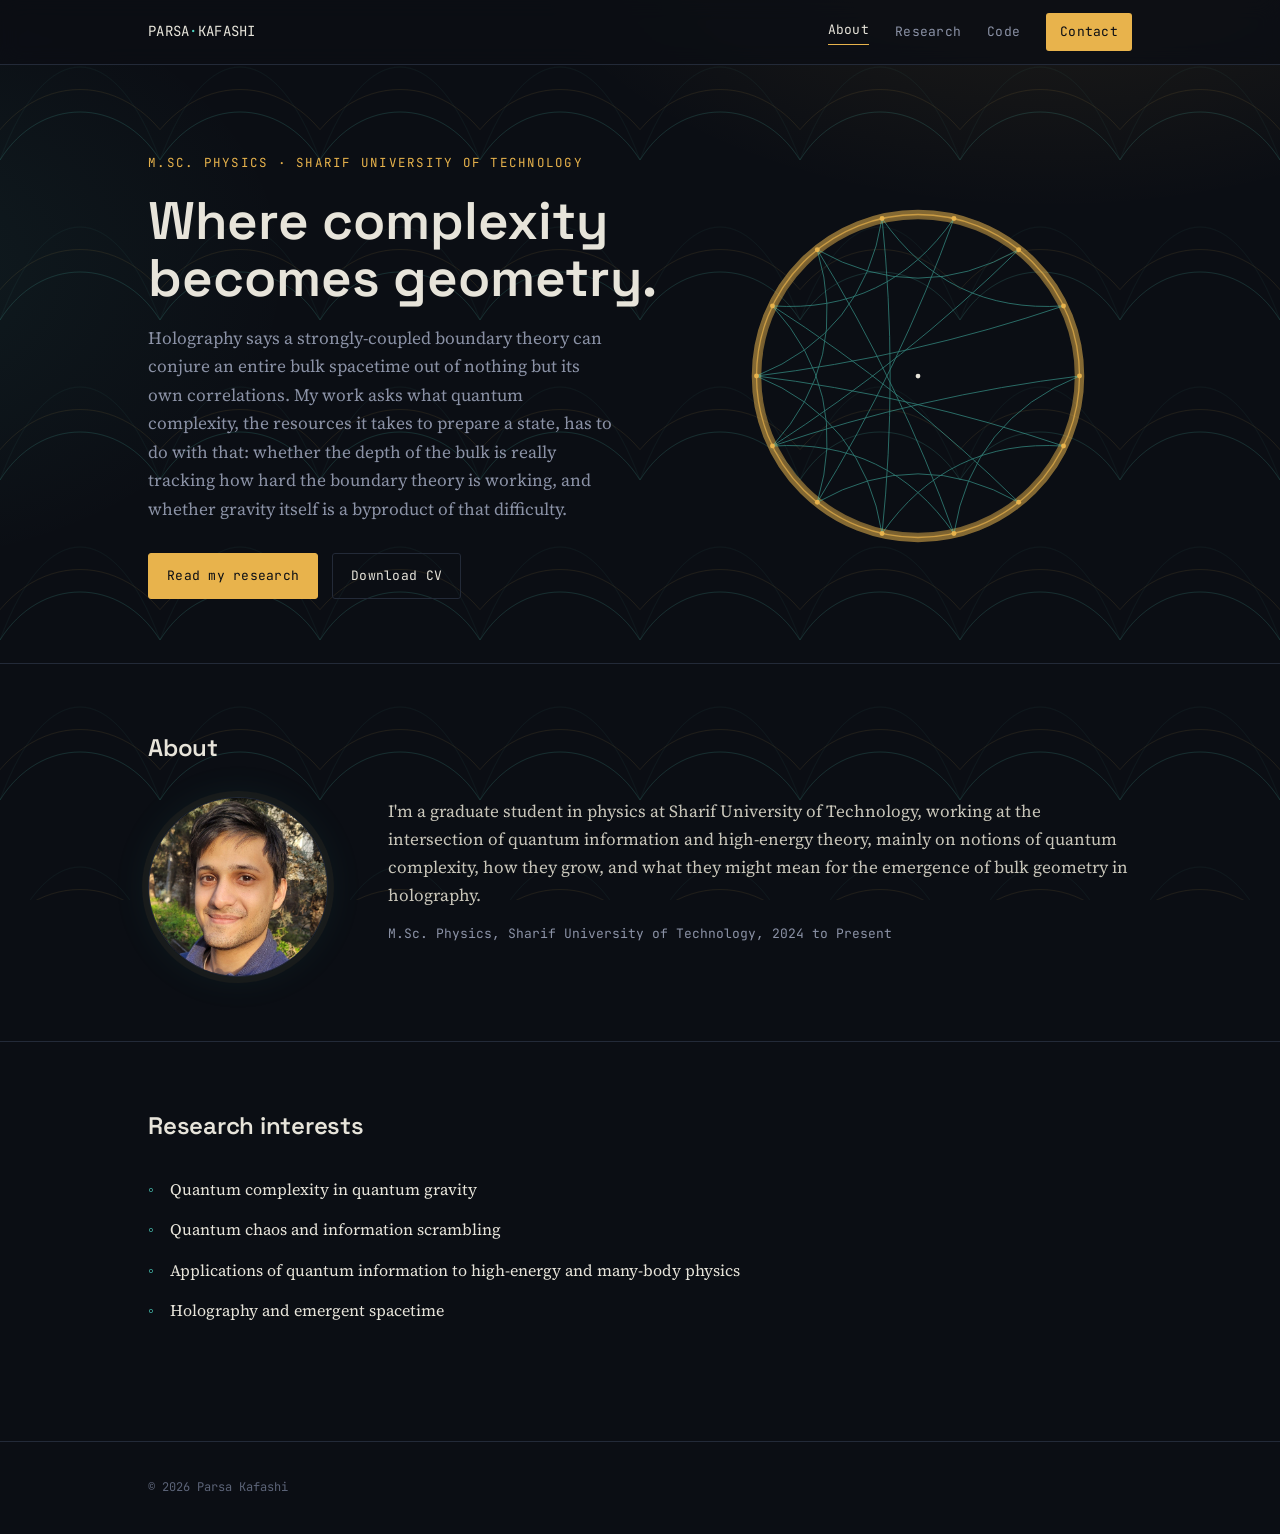
<file: index.html>
<!DOCTYPE html>
<html lang="en">
<head>
<meta charset="UTF-8">
<meta name="viewport" content="width=device-width, initial-scale=1.0">
<title>Parsa Kafashi · Theoretical Physics</title>
<meta name="description" content="Parsa Kafashi: research on quantum complexity, holography, and emergent spacetime.">
<link rel="preconnect" href="https://fonts.googleapis.com">
<link rel="preconnect" href="https://fonts.gstatic.com" crossorigin>
<link href="https://fonts.googleapis.com/css2?family=Space+Grotesk:wght@400;500;600;700&family=Source+Serif+4:opsz,wght@8..60,400;8..60,500;8..60,600&family=JetBrains+Mono:wght@400;500&display=swap" rel="stylesheet">
<link rel="stylesheet" href="styles.css">
</head>
<body>

<nav class="nav">
  <div class="wrap">
    <div class="nav-name">PARSA<span>·</span>KAFASHI</div>
    <div class="nav-links">
      <a href="index.html" class="active">About</a>
      <a href="research.html">Research</a>
      <a href="code.html">Code</a>
      <a href="contact.html" class="cta">Contact</a>
    </div>
  </div>
</nav>

<!-- ================= HERO ================= -->
<header class="hero">
  <div class="wrap">
    <div>
      <p class="eyebrow">M.Sc. Physics · Sharif University of Technology</p>
      <h1 class="title">Where complexity becomes geometry.</h1>
      <p class="tagline">
        Holography says a strongly-coupled boundary theory can conjure an entire bulk
        spacetime out of nothing but its own correlations. My work asks what quantum
        complexity, the resources it takes to prepare a state, has to do with that:
        whether the depth of the bulk is really tracking how hard the boundary theory
        is working, and whether gravity itself is a byproduct of that difficulty.
      </p>
      <div class="hero-cta">
        <a class="btn primary" href="research.html">Read my research</a>
        <a class="btn" href="Curriculum_Vitae.pdf" target="_blank" rel="noopener">Download CV</a>
      </div>
    </div>
    <div class="disk-wrap" aria-hidden="true">
      <!-- Poincare-disk / AdS boundary motif -->
      <svg viewBox="0 0 400 400" xmlns="http://www.w3.org/2000/svg">
        <defs>
          <radialGradient id="boundaryGlow" cx="50%" cy="50%" r="50%">
            <stop offset="78%" stop-color="#e8b34c" stop-opacity="0"/>
            <stop offset="100%" stop-color="#e8b34c" stop-opacity="0.55"/>
          </radialGradient>
        </defs>
        <circle cx="200" cy="200" r="170" fill="none" stroke="url(#boundaryGlow)" stroke-width="10"/>
        <circle cx="200" cy="200" r="170" fill="none" stroke="#e8b34c" stroke-width="1.4" opacity="0.7"/>
        <g id="geodesics" stroke="#4fd6c4" stroke-width="0.9" fill="none" opacity="0.55"></g>
        <g id="boundaryPts" fill="#e8b34c"></g>
        <circle cx="200" cy="200" r="2.5" fill="#e7e4da"/>
        <script><![CDATA[
        (function(){
          var svgNS="http://www.w3.org/2000/svg";
          var geo=document.getElementById("geodesics");
          var pts=document.getElementById("boundaryPts");
          var cx=200, cy=200, R=170;
          var N=14;
          var coords=[];
          for(var i=0;i<N;i++){
            var a=(i/N)*Math.PI*2;
            var x=cx+R*Math.cos(a), y=cy+R*Math.sin(a);
            coords.push([x,y]);
            var dot=document.createElementNS(svgNS,"circle");
            dot.setAttribute("cx",x); dot.setAttribute("cy",y); dot.setAttribute("r",2.6);
            pts.appendChild(dot);
          }
          for(var i=0;i<N;i++){
            for(var step=3;step<=6;step+=3){
              var j=(i+step)%N;
              if(j<=i) continue;
              var p1=coords[i], p2=coords[j];
              var mx=(p1[0]+p2[0])/2, my=(p1[1]+p2[1])/2;
              var dx=mx-cx, dy=my-cy;
              var dist=Math.sqrt(dx*dx+dy*dy);
              var pull=0.55;
              var ctrlx=cx+dx*pull, ctrly=cy+dy*pull;
              var path=document.createElementNS(svgNS,"path");
              path.setAttribute("d","M"+p1[0]+","+p1[1]+" Q"+ctrlx+","+ctrly+" "+p2[0]+","+p2[1]);
              geo.appendChild(path);
            }
          }
        })();
        ]]></script>
      </svg>
    </div>
  </div>
</header>

<!-- ================= ABOUT ================= -->
<section class="block" id="about">
  <div class="wrap">
    <div class="sec-head"><h2 class="sec-title">About</h2></div>
    <div class="about-grid">
      <img class="avatar" src="profile.jpg" alt="Portrait of Parsa Kafashi">
      <div class="about-text">
        <p>
          I'm a graduate student in physics at Sharif University of Technology, working at the
          intersection of quantum information and high-energy theory, mainly on notions of
          quantum complexity, how they grow, and what they might mean for the emergence of
          bulk geometry in holography.
        </p>
        <p class="institute">M.Sc. Physics, Sharif University of Technology, 2024 to Present</p>
      </div>
    </div>
  </div>
</section>

<!-- ================= INTERESTS ================= -->
<section class="block" id="interests">
  <div class="wrap">
    <div class="sec-head"><h2 class="sec-title">Research interests</h2></div>
    <ul class="bullet-list">
      <li>Quantum complexity in quantum gravity</li>
      <li>Quantum chaos and information scrambling</li>
      <li>Applications of quantum information to high-energy and many-body physics</li>
      <li>Holography and emergent spacetime</li>
    </ul>
  </div>
</section>

<footer class="site-footer">
  <div class="wrap foot-bottom">
    <span>© 2026 Parsa Kafashi</span>
  </div>
</footer>

</body>
</html>
</file>
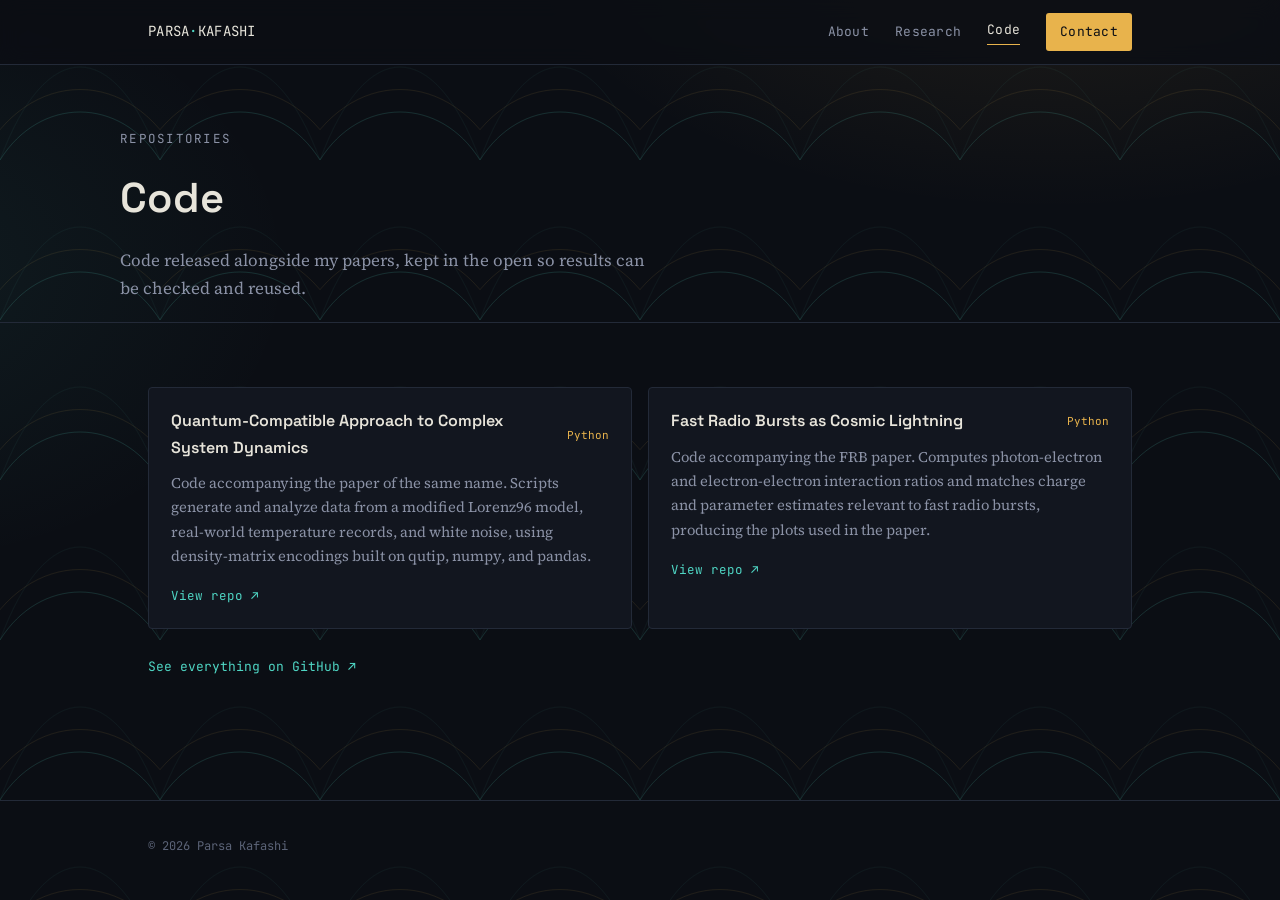
<file: code.html>
<!DOCTYPE html>
<html lang="en">
<head>
<meta charset="UTF-8">
<meta name="viewport" content="width=device-width, initial-scale=1.0">
<title>Code · Parsa Kafashi</title>
<meta name="description" content="Code and project repositories by Parsa Kafashi, accompanying his research on quantum complexity and astrophysics.">
<link rel="preconnect" href="https://fonts.googleapis.com">
<link rel="preconnect" href="https://fonts.gstatic.com" crossorigin>
<link href="https://fonts.googleapis.com/css2?family=Space+Grotesk:wght@400;500;600;700&family=Source+Serif+4:opsz,wght@8..60,400;8..60,500;8..60,600&family=JetBrains+Mono:wght@400;500&display=swap" rel="stylesheet">
<link rel="stylesheet" href="styles.css">
</head>
<body>

<nav class="nav">
  <div class="wrap">
    <div class="nav-name">PARSA<span>·</span>KAFASHI</div>
    <div class="nav-links">
      <a href="index.html">About</a>
      <a href="research.html">Research</a>
      <a href="code.html" class="active">Code</a>
      <a href="contact.html" class="cta">Contact</a>
    </div>
  </div>
</nav>

<div class="wrap page-header">
  <p class="eyebrow">Repositories</p>
  <h1>Code</h1>
  <p>
    Code released alongside my papers, kept in the open so results can be checked
    and reused.
  </p>
</div>

<section class="block" id="repos">
  <div class="wrap">
    <div class="code-grid">

      <div class="code-card">
        <div class="code-card-top">
          <h3>Quantum-Compatible Approach to Complex System Dynamics</h3>
          <span class="lang">Python</span>
        </div>
        <p>
          Code accompanying the paper of the same name. Scripts generate and analyze
          data from a modified Lorenz96 model, real-world temperature records, and
          white noise, using density-matrix encodings built on qutip, numpy, and pandas.
        </p>
        <a class="repo-link" href="https://github.com/kafashi/Quantum-Compatible-Approach-to-Complex-System-Dynamics-Codes-" target="_blank" rel="noopener">View repo ↗</a>
      </div>

      <div class="code-card">
        <div class="code-card-top">
          <h3>Fast Radio Bursts as Cosmic Lightning</h3>
          <span class="lang">Python</span>
        </div>
        <p>
          Code accompanying the FRB paper. Computes photon-electron and
          electron-electron interaction ratios and matches charge and parameter
          estimates relevant to fast radio bursts, producing the plots used in the paper.
        </p>
        <a class="repo-link" href="https://github.com/kafashi/Fast-Radio-Bursts-as-Cosmic-Lightning" target="_blank" rel="noopener">View repo ↗</a>
      </div>

    </div>
    <p class="code-more"><a href="https://github.com/kafashi" target="_blank" rel="noopener">See everything on GitHub ↗</a></p>
  </div>
</section>

<footer class="site-footer">
  <div class="wrap foot-bottom">
    <span>© 2026 Parsa Kafashi</span>
  </div>
</footer>

</body>
</html>
</file>
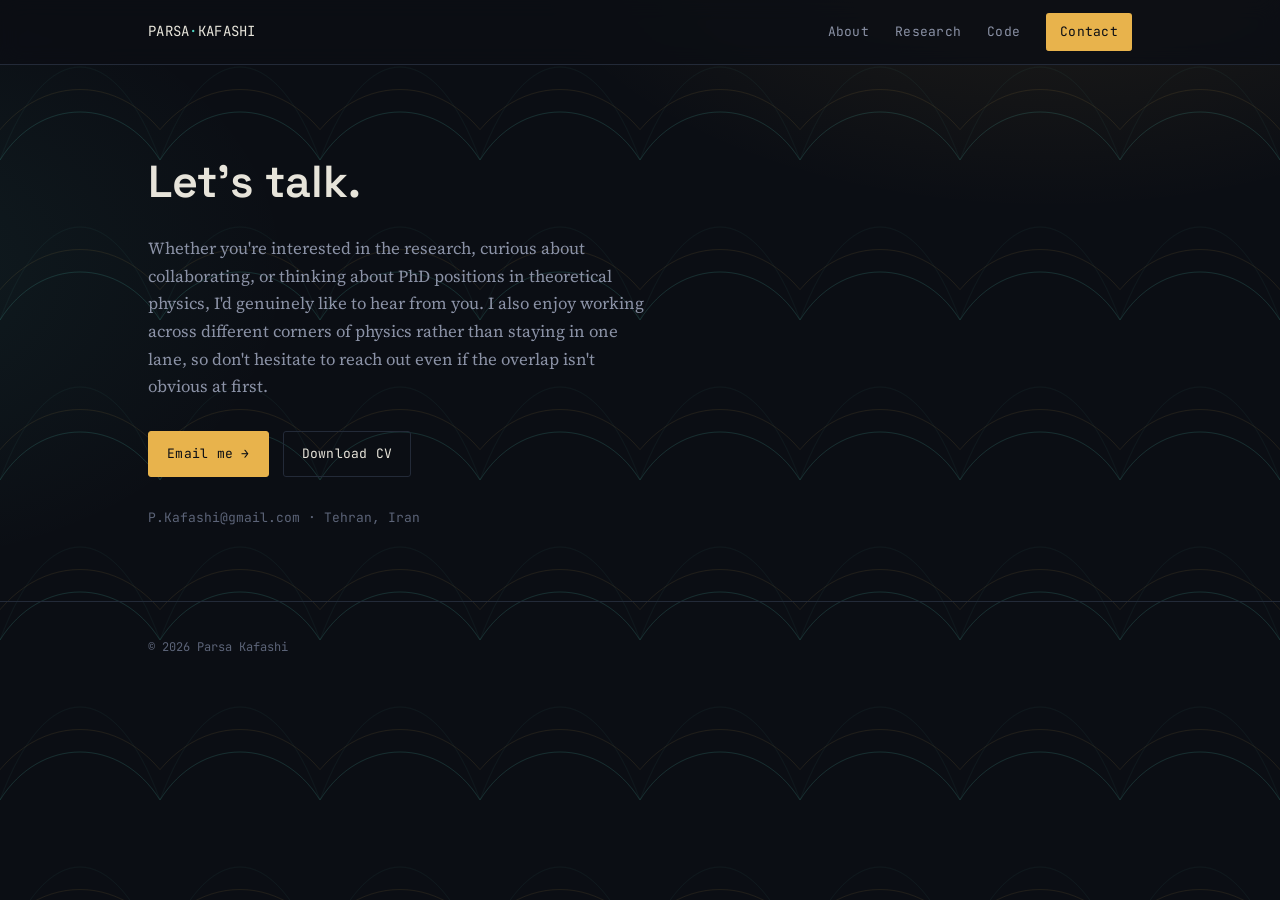
<file: contact.html>
<!DOCTYPE html>
<html lang="en">
<head>
<meta charset="UTF-8">
<meta name="viewport" content="width=device-width, initial-scale=1.0">
<title>Contact · Parsa Kafashi</title>
<meta name="description" content="Get in touch with Parsa Kafashi, applying for PhD positions in theoretical physics.">
<link rel="preconnect" href="https://fonts.googleapis.com">
<link rel="preconnect" href="https://fonts.gstatic.com" crossorigin>
<link href="https://fonts.googleapis.com/css2?family=Space+Grotesk:wght@400;500;600;700&family=Source+Serif+4:opsz,wght@8..60,400;8..60,500;8..60,600&family=JetBrains+Mono:wght@400;500&display=swap" rel="stylesheet">
<link rel="stylesheet" href="styles.css">
</head>
<body>

<nav class="nav">
  <div class="wrap">
    <div class="nav-name">PARSA<span>·</span>KAFASHI</div>
    <div class="nav-links">
      <a href="index.html">About</a>
      <a href="research.html">Research</a>
      <a href="code.html">Code</a>
      <a href="contact.html" class="cta active">Contact</a>
    </div>
  </div>
</nav>

<section class="contact-hero">
  <div class="wrap">
    <h1 class="contact-title">Let's talk.</h1>
    <p class="contact-sub">
      Whether you're interested in the research, curious about collaborating, or thinking
      about PhD positions in theoretical physics, I'd genuinely like to hear from you. I
      also enjoy working across different corners of physics rather than staying in one lane,
      so don't hesitate to reach out even if the overlap isn't obvious at first.
    </p>
    <div class="contact-row">
      <a class="btn primary" href="mailto:P.Kafashi@gmail.com?subject=Hello">Email me →</a>
      <a class="btn" href="Curriculum_Vitae.pdf" target="_blank" rel="noopener">Download CV</a>
    </div>
    <p class="contact-detail">P.Kafashi@gmail.com · Tehran, Iran</p>
  </div>
</section>

<footer class="site-footer">
  <div class="wrap foot-bottom">
    <span>© 2026 Parsa Kafashi</span>
  </div>
</footer>

</body>
</html>
</file>
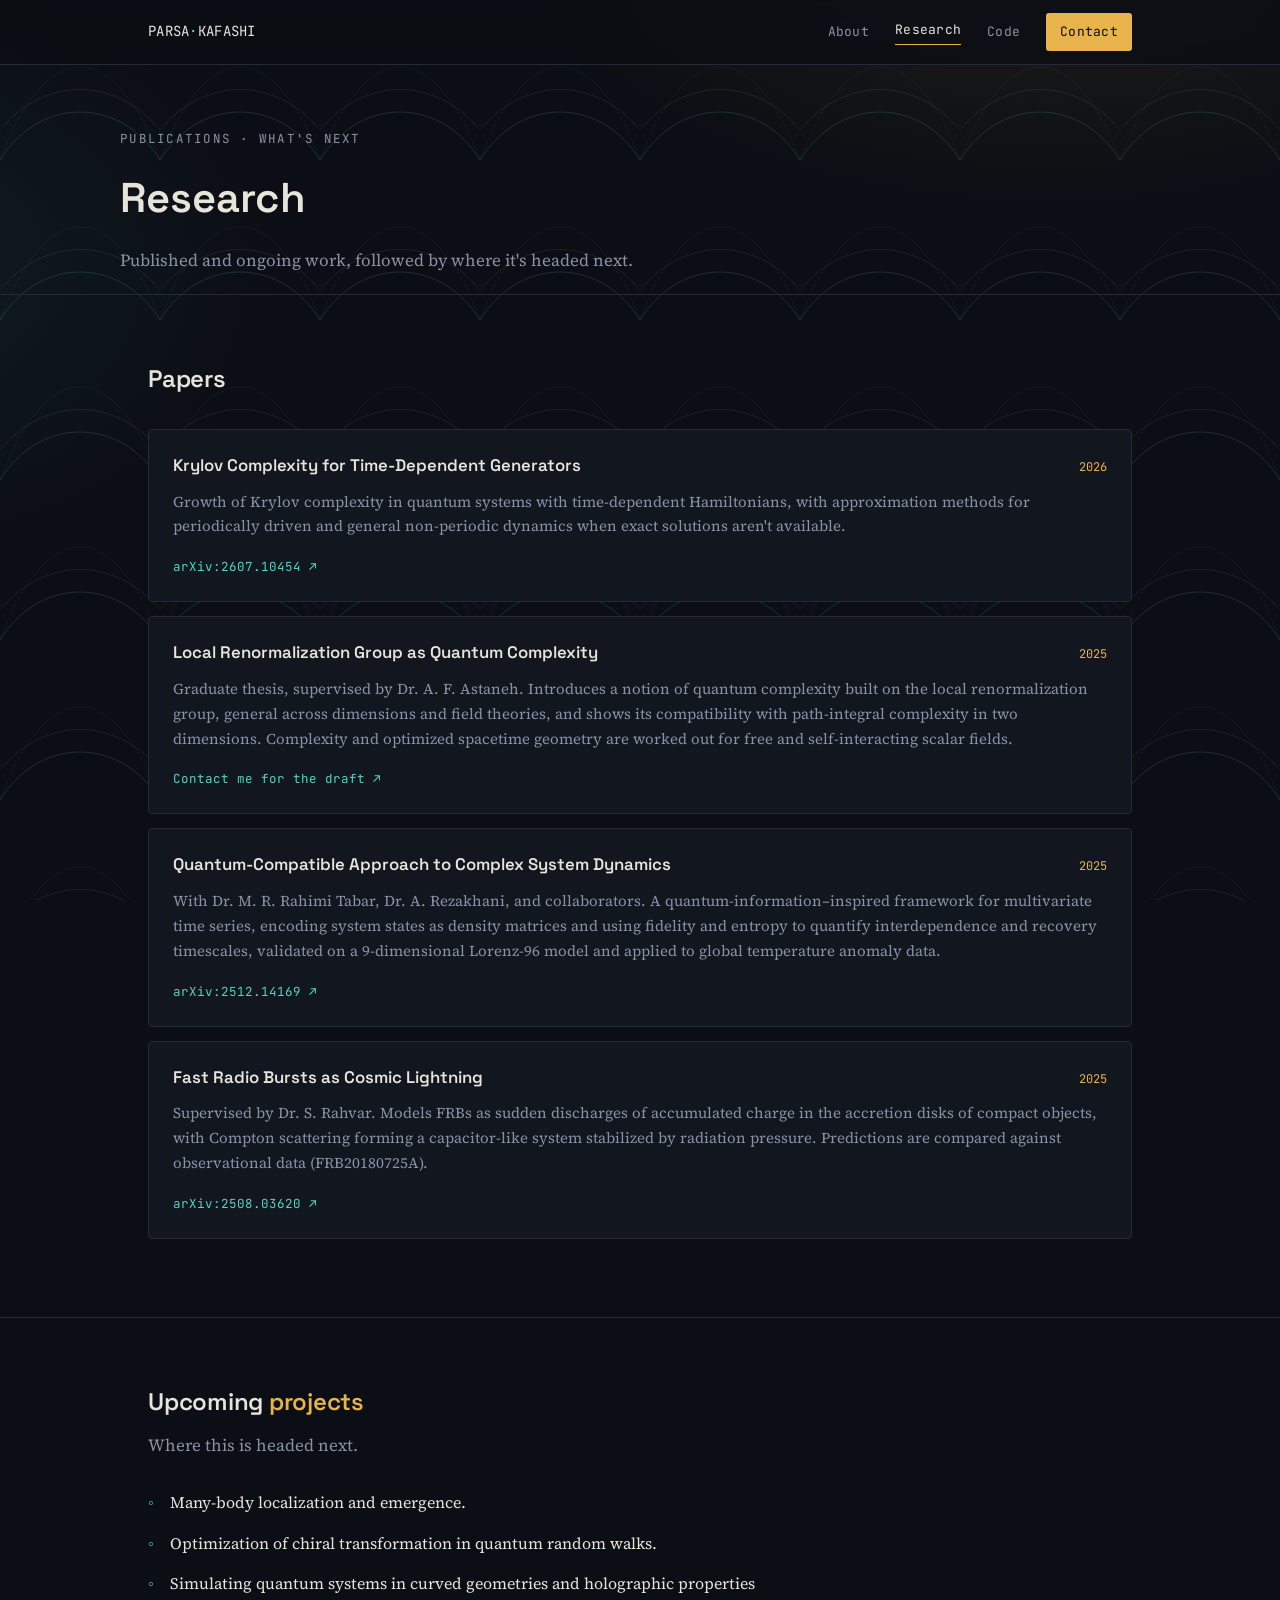
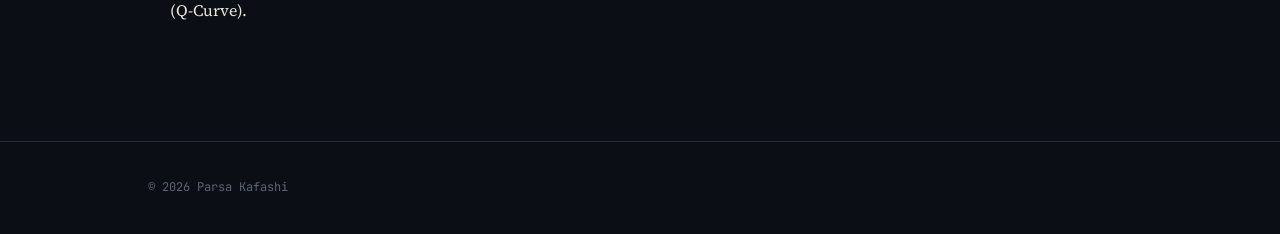
<file: research.html>
<!DOCTYPE html>
<html lang="en">
<head>
<meta charset="UTF-8">
<meta name="viewport" content="width=device-width, initial-scale=1.0">
<title>Research · Parsa Kafashi</title>
<meta name="description" content="Papers and upcoming projects by Parsa Kafashi on quantum complexity and holography.">
<link rel="preconnect" href="https://fonts.googleapis.com">
<link rel="preconnect" href="https://fonts.gstatic.com" crossorigin>
<link href="https://fonts.googleapis.com/css2?family=Space+Grotesk:wght@400;500;600;700&family=Source+Serif+4:opsz,wght@8..60,400;8..60,500;8..60,600&family=JetBrains+Mono:wght@400;500&display=swap" rel="stylesheet">
<link rel="stylesheet" href="styles.css">
</head>
<body>

<nav class="nav">
  <div class="wrap">
    <div class="nav-name">PARSA<span>·</span>KAFASHI</div>
    <div class="nav-links">
      <a href="index.html">About</a>
      <a href="research.html" class="active">Research</a>
      <a href="code.html">Code</a>
      <a href="contact.html" class="cta">Contact</a>
    </div>
  </div>
</nav>

<div class="wrap page-header">
  <p class="eyebrow">Publications · What's next</p>
  <h1>Research</h1>
  <p>
    Published and ongoing work, followed by where it's headed next.
  </p>
</div>

<!-- ================= PAPERS ================= -->
<section class="block" id="papers">
  <div class="wrap">
    <div class="sec-head"><h2 class="sec-title">Papers</h2></div>

    <div class="paper">
      <div class="paper-top">
        <h3 class="paper-title">Krylov Complexity for Time-Dependent Generators</h3>
        <span class="paper-year">2026</span>
      </div>
      <p class="paper-desc">
        Growth of Krylov complexity in quantum systems with time-dependent Hamiltonians,
        with approximation methods for periodically driven and general non-periodic dynamics
        when exact solutions aren't available.
      </p>
      <div class="paper-links"><a href="https://arxiv.org/abs/2607.10454" target="_blank" rel="noopener">arXiv:2607.10454 ↗</a></div>
    </div>

    <div class="paper">
      <div class="paper-top">
        <h3 class="paper-title">Local Renormalization Group as Quantum Complexity</h3>
        <span class="paper-year">2025</span>
      </div>
      <p class="paper-desc">
        Graduate thesis, supervised by Dr. A. F. Astaneh. Introduces a notion of quantum
        complexity built on the local renormalization group, general across dimensions and
        field theories, and shows its compatibility with path-integral complexity in two
        dimensions. Complexity and optimized spacetime geometry are worked out for free and
        self-interacting scalar fields.
      </p>
      <div class="paper-links"><a href="contact.html">Contact me for the draft ↗</a></div>
    </div>

    <div class="paper">
      <div class="paper-top">
        <h3 class="paper-title">Quantum-Compatible Approach to Complex System Dynamics</h3>
        <span class="paper-year">2025</span>
      </div>
      <p class="paper-desc">
        With Dr. M. R. Rahimi Tabar, Dr. A. Rezakhani, and collaborators. A quantum-information–inspired
        framework for multivariate time series, encoding system states as density matrices and using
        fidelity and entropy to quantify interdependence and recovery timescales, validated on a
        9-dimensional Lorenz-96 model and applied to global temperature anomaly data.
      </p>
      <div class="paper-links"><a href="https://arxiv.org/abs/2512.14169" target="_blank" rel="noopener">arXiv:2512.14169 ↗</a></div>
    </div>

    <div class="paper">
      <div class="paper-top">
        <h3 class="paper-title">Fast Radio Bursts as Cosmic Lightning</h3>
        <span class="paper-year">2025</span>
      </div>
      <p class="paper-desc">
        Supervised by Dr. S. Rahvar. Models FRBs as sudden discharges of accumulated charge in the
        accretion disks of compact objects, with Compton scattering forming a capacitor-like system
        stabilized by radiation pressure. Predictions are compared against observational data (FRB20180725A).
      </p>
      <div class="paper-links"><a href="https://arxiv.org/abs/2508.03620" target="_blank" rel="noopener">arXiv:2508.03620 ↗</a></div>
    </div>
  </div>
</section>

<!-- ================= UPCOMING PROJECTS ================= -->
<section class="block" id="upcoming">
  <div class="wrap">
    <div class="sec-head">
      <h2 class="sec-title">Upcoming <span>projects</span></h2>
      <p class="sec-intro">Where this is headed next.</p>
    </div>
    <ul class="bullet-list">
      <li>Many-body localization and emergence.</li>
      <li>Optimization of chiral transformation in quantum random walks.</li>
      <li>Simulating quantum systems in curved geometries and holographic properties (Q-Curve).</li>
    </ul>
  </div>
</section>

<footer class="site-footer">
  <div class="wrap foot-bottom">
    <span>© 2026 Parsa Kafashi</span>
  </div>
</footer>

</body>
</html>
</file>
<file: styles.css>
:root{
  --void:#0b0e14;
  --panel:#12161f;
  --panel-2:#161b26;
  --hairline:#232a38;
  --gold:#e8b34c;
  --gold-dim:#8a6a2c;
  --cyan:#4fd6c4;
  --ink:#e7e4da;
  --muted:#8b92a6;
  --muted-2:#5c6478;

  --display:'Space Grotesk', sans-serif;
  --body:'Source Serif 4', Georgia, serif;
  --mono:'JetBrains Mono', ui-monospace, monospace;

  --maxw:1040px;
}

*{ box-sizing:border-box; }
html{ scroll-behavior:smooth; }
body{
  margin:0;
  background:var(--void);
  color:var(--ink);
  font-family:var(--body);
  font-size:17px;
  line-height:1.65;
  -webkit-font-smoothing:antialiased;
}
::selection{ background:var(--gold); color:var(--void); }

a{ color:var(--cyan); text-decoration:none; }
a:hover{ text-decoration:underline; }
a:focus-visible, button:focus-visible{ outline:2px solid var(--gold); outline-offset:3px; }

.wrap{ max-width:var(--maxw); margin:0 auto; padding:0 28px; }

/* ---- background: bulk emerging from a boundary, tiled + glow ---- */
body::before{
  content:"";
  position:fixed; inset:0; z-index:-1;
  background-image:
    radial-gradient(ellipse 900px 500px at 82% -10%, rgba(232,179,76,0.10), transparent 60%),
    radial-gradient(ellipse 700px 500px at -10% 30%, rgba(79,214,196,0.07), transparent 60%),
    url("[data-uri]");
  background-repeat:no-repeat, no-repeat, repeat;
  background-position: 0 0, 0 0, 0 0;
  background-size: auto, auto, 160px 160px;
  background-color:var(--void);
}

/* ---------- NAV ---------- */
.nav{
  position:sticky; top:0; z-index:50;
  background:rgba(11,14,20,0.82);
  backdrop-filter:blur(10px);
  border-bottom:1px solid var(--hairline);
}
.nav .wrap{ display:flex; align-items:center; justify-content:space-between; height:64px; }
.nav-name{ font-family:var(--mono); font-size:14px; letter-spacing:0.02em; color:var(--ink); }
.nav-name span{ color:var(--cyan); }
.nav-links{ display:flex; gap:26px; align-items:center; }
.nav-links a{ font-family:var(--mono); font-size:13px; color:var(--muted); letter-spacing:0.02em; }
.nav-links a:hover{ color:var(--gold); text-decoration:none; }
.nav-links a.active{ color:var(--ink); border-bottom:1px solid var(--gold); padding-bottom:4px; }
.nav-links a.cta{
  color:var(--void); background:var(--gold); padding:8px 14px; border-radius:3px;
}
.nav-links a.cta:hover{ color:var(--gold); background:transparent; border:1px solid var(--gold); text-decoration:none; padding:7px 13px; }

/* ---------- HERO (index) ---------- */
.hero{ padding:88px 0 64px; }
.hero .wrap{ display:grid; grid-template-columns:1.1fr 0.9fr; gap:32px; align-items:center; }
.eyebrow{
  font-family:var(--mono); font-size:12.5px; color:var(--gold);
  letter-spacing:0.1em; text-transform:uppercase; margin:0 0 18px;
}
h1.title{
  font-family:var(--display); font-weight:600;
  font-size:clamp(2.2rem, 4.2vw, 3.3rem);
  line-height:1.08; margin:0 0 18px; color:var(--ink);
}
.tagline{
  font-family:var(--body); color:var(--muted);
  font-size:1.08rem; max-width:52ch; margin:0 0 30px;
}
.hero-cta{ display:flex; gap:14px; flex-wrap:wrap; }
.btn{
  font-family:var(--mono); font-size:13px; letter-spacing:0.02em;
  padding:11px 18px; border-radius:3px; border:1px solid var(--hairline);
  color:var(--ink); display:inline-flex; align-items:center; gap:8px;
  transition:border-color .2s ease, color .2s ease, background .2s ease;
}
.btn:hover{ text-decoration:none; border-color:var(--gold); color:var(--gold); }
.btn.primary{ background:var(--gold); border-color:var(--gold); color:var(--void); }
.btn.primary:hover{ background:transparent; color:var(--gold); }

.disk-wrap{ display:flex; justify-content:center; }
.disk-wrap svg{ width:100%; max-width:380px; height:auto; }

/* ---------- PhD callout banner ---------- */
.phd-callout{
  border:1px solid var(--gold-dim);
  background:linear-gradient(180deg, rgba(232,179,76,0.07), rgba(232,179,76,0.02));
  border-radius:4px;
  padding:18px 22px;
  display:flex; align-items:center; justify-content:space-between; gap:18px; flex-wrap:wrap;
  margin-top:14px;
}
.phd-callout p{ margin:0; color:var(--ink); font-size:0.95rem; }
.phd-callout p strong{ color:var(--gold); }

/* ---------- SECTION shell ---------- */
section.block{ padding:64px 0; border-top:1px solid var(--hairline); }
.sec-head{ margin-bottom:30px; }
h2.sec-title{
  font-family:var(--display); font-weight:600; font-size:1.5rem;
  color:var(--ink); margin:0; letter-spacing:-0.01em;
}
.sec-title span{ color:var(--gold); }
.sec-intro{ color:var(--muted); max-width:64ch; margin:10px 0 0; }

.page-header{ padding:64px 0 20px; }
.page-header .eyebrow{ margin-bottom:14px; }
.page-header h1{
  font-family:var(--display); font-weight:600; font-size:clamp(1.9rem,3.4vw,2.6rem);
  margin:0 0 14px; color:var(--ink);
}
.page-header p{ color:var(--muted); max-width:60ch; margin:0; }

/* ---------- ABOUT ---------- */
.about-grid{ display:grid; grid-template-columns:200px 1fr; gap:40px; align-items:start; }
.avatar{
  width:180px; height:180px; border-radius:50%;
  object-fit:cover; object-position:50% 22%;
  border:1px solid var(--hairline);
  box-shadow:0 0 0 6px rgba(232,179,76,0.05), 0 0 40px rgba(79,214,196,0.08);
  display:block;
}
.about-text p{ color:#c9c6ba; margin:0 0 14px; }
.about-text .institute{ color:var(--muted); font-family:var(--mono); font-size:13px; }

/* ---------- BULLET LIST (interests, future directions) ---------- */
ul.bullet-list{ list-style:none; margin:0; padding:0; max-width:70ch; }
ul.bullet-list li{
  position:relative; padding-left:22px; margin-bottom:14px;
  color:var(--ink); font-size:1rem;
}
ul.bullet-list li::before{
  content:"◦"; position:absolute; left:0; top:0; color:var(--cyan);
}

/* ---------- PAPERS ---------- */
.paper{
  border:1px solid var(--hairline); background:var(--panel);
  padding:22px 24px; margin-bottom:14px; border-radius:4px;
  transition:border-color .2s ease;
}
.paper:hover{ border-color:var(--gold-dim); }
.paper-top{ display:flex; justify-content:space-between; gap:16px; align-items:baseline; flex-wrap:wrap; }
.paper-title{ font-family:var(--display); font-weight:600; font-size:1.05rem; color:var(--ink); margin:0; }
.paper-year{ font-family:var(--mono); font-size:12px; color:var(--gold); white-space:nowrap; }
.paper p.paper-desc{ color:var(--muted); font-size:0.94rem; margin:10px 0 12px; }
.paper-links a{ font-family:var(--mono); font-size:12.5px; margin-right:16px; }

/* ---------- TIMELINE (education / exploratory research) ---------- */
.timeline{ position:relative; padding-left:26px; }
.timeline::before{
  content:""; position:absolute; left:5px; top:6px; bottom:6px; width:1px;
  background:linear-gradient(var(--cyan), var(--hairline));
}
.t-item{ position:relative; margin-bottom:30px; }
.t-item:last-child{ margin-bottom:0; }
.t-item::before{
  content:""; position:absolute; left:-26px; top:5px; width:9px; height:9px;
  border-radius:50%; background:var(--void); border:2px solid var(--cyan);
}
.t-item .t-date{ font-family:var(--mono); font-size:12px; color:var(--gold); }
.t-item h3{ font-family:var(--display); font-size:1.05rem; margin:6px 0 4px; color:var(--ink); font-weight:600; }
.t-item .t-sub{ font-family:var(--mono); font-size:12.5px; color:var(--muted); margin-bottom:8px; }
.t-item p{ color:#c9c6ba; margin:0; font-size:0.95rem; }

/* ---------- CODE / PROJECT PREVIEWS ---------- */
.code-grid{ display:grid; grid-template-columns:1fr 1fr; gap:16px; }
.code-card{
  border:1px solid var(--hairline); background:var(--panel);
  padding:20px 22px; border-radius:4px; transition:border-color .2s ease;
}
.code-card:hover{ border-color:var(--cyan); }
.code-card-top{ display:flex; align-items:center; justify-content:space-between; gap:10px; }
.code-card h3{ font-family:var(--display); font-weight:600; font-size:1rem; margin:0; color:var(--ink); }
.code-card .lang{ font-family:var(--mono); font-size:11px; color:var(--gold); }
.code-card p{ color:var(--muted); font-size:0.92rem; margin:10px 0 12px; }
.code-card a.repo-link{ font-family:var(--mono); font-size:12.5px; }
.code-more{ margin-top:22px; }
.code-more a{ font-family:var(--mono); font-size:13px; }

/* ---------- PLACEHOLDER NOTE ---------- */
.editme{
  font-family:var(--mono); font-size:12px; color:var(--muted-2);
  border:1px dashed var(--hairline); padding:10px 14px; border-radius:3px;
  margin-bottom:22px; display:inline-block;
}

/* ---------- CONTACT PAGE ---------- */
.contact-hero{ padding:80px 0 20px; text-align:left; }
.contact-title{ font-family:var(--display); font-weight:600; font-size:clamp(2rem,4vw,2.8rem); margin:0 0 16px; }
.contact-sub{ color:var(--muted); max-width:56ch; margin:0 0 30px; font-size:1.05rem; }
.contact-row{ display:flex; gap:14px; flex-wrap:wrap; margin-bottom:20px; }
.contact-detail{ font-family:var(--mono); font-size:13px; color:var(--muted-2); margin-top:30px; }

/* ---------- FOOTER ---------- */
footer.site-footer{ border-top:1px solid var(--hairline); padding:36px 0; margin-top:40px; }
.foot-bottom{ display:flex; justify-content:space-between; flex-wrap:wrap; gap:10px; font-family:var(--mono); font-size:12px; color:var(--muted-2); }

@media (max-width: 760px){
  .nav-links{ gap:16px; }
  .nav-links a:not(.cta){ display:none; }
  .hero .wrap{ grid-template-columns:1fr; }
  .disk-wrap{ order:-1; margin-bottom:10px; }
  .disk-wrap svg{ max-width:240px; }
  .about-grid{ grid-template-columns:1fr; }
  .avatar{ width:120px; height:120px; }
  .phd-callout{ flex-direction:column; align-items:flex-start; }
  .code-grid{ grid-template-columns:1fr; }
}

@media (prefers-reduced-motion: reduce){
  *{ animation:none !important; transition:none !important; }
}
</file>
